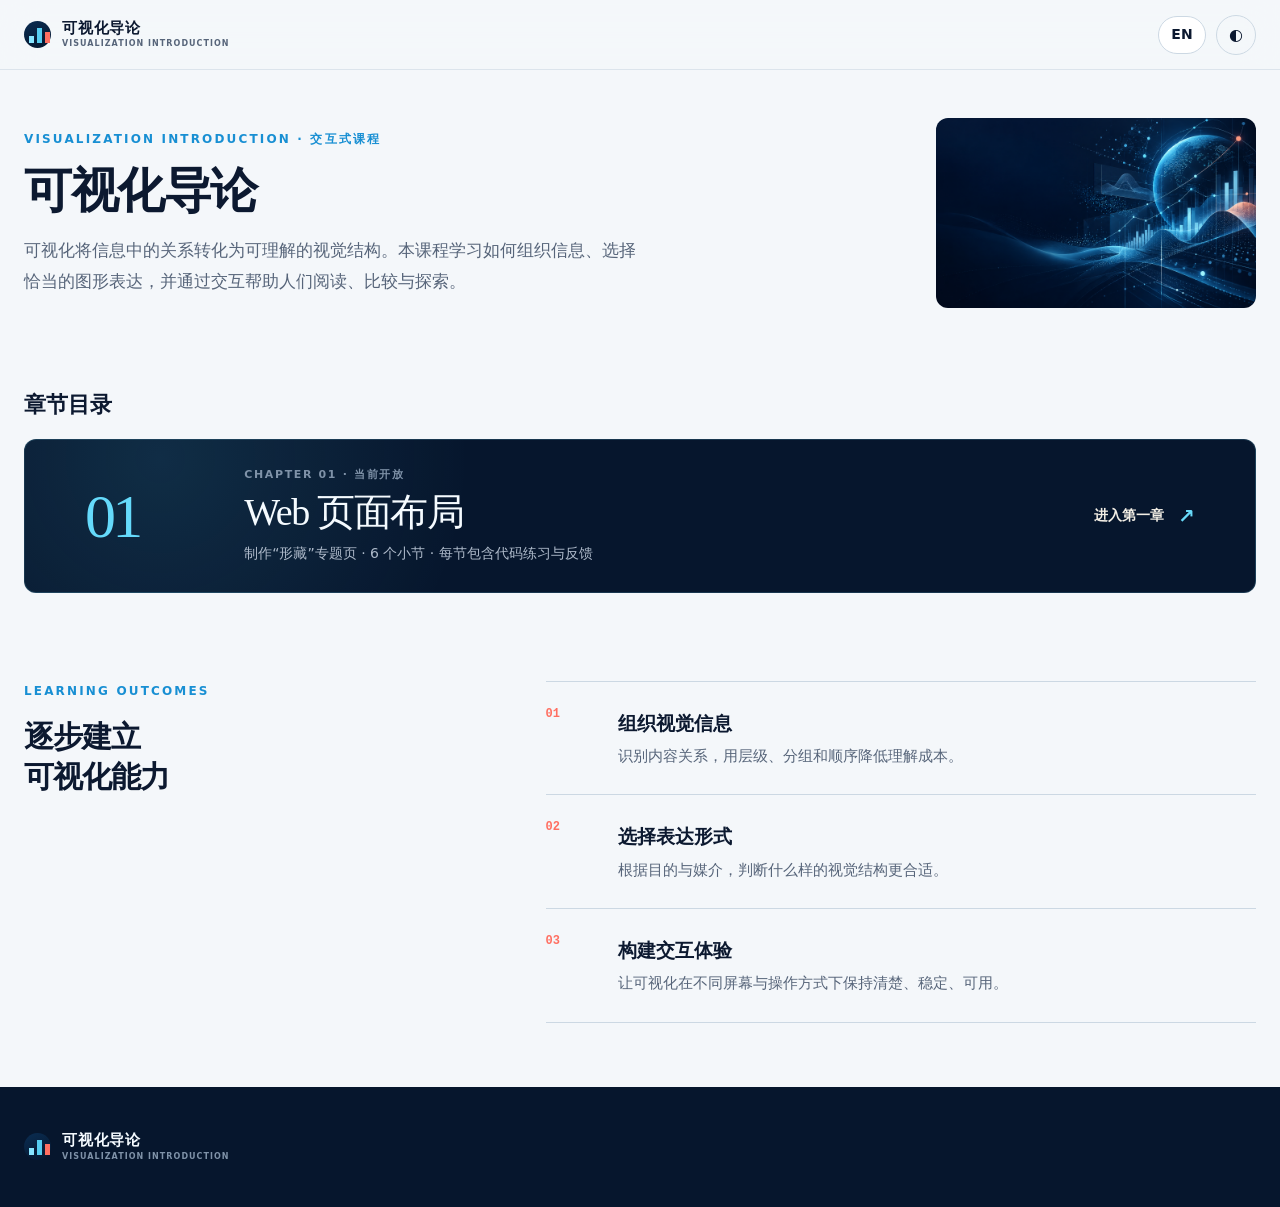
<file: index.html>
<!doctype html>
<html lang="zh-CN">
  <head>
    <meta charset="UTF-8" />
    <meta name="viewport" content="width=device-width, initial-scale=1" />
    <meta name="description" content="可视化导论：从视觉结构、信息层级与交互表达出发，学习把复杂内容变得清楚、准确且易于理解。当前开放第一章 Web 页面布局。" />
    <meta name="theme-color" content="#06162d" />
    <title>Visualization Introduction｜可视化导论</title>
    <link rel="icon" type="image/svg+xml" href="data:image/svg+xml,%3Csvg xmlns='http://www.w3.org/2000/svg' viewBox='0 0 64 64'%3E%3Crect width='64' height='64' rx='14' fill='%2306162d'/%3E%3Cpath d='M14 44V31h7v13zm14 0V18h7v26zm14 0V25h7v19z' fill='%2369dcff'/%3E%3Ccircle cx='46' cy='18' r='5' fill='%23ff806d'/%3E%3C/svg%3E" />
    <link rel="stylesheet" href="./styles.css?v=8" />
    <script type="module" src="./app.js?v=4"></script>
  </head>
  <body class="home-page">
    <a class="skip-link" href="#main-content" data-i18n="skip">跳到主要内容</a>
    <header class="site-header">
      <a class="wordmark" href="./" aria-label="可视化导论首页" data-i18n-label="brandHome">
        <span class="wordmark-mark" aria-hidden="true"><i></i><i></i><i></i></span>
        <span class="wordmark-copy"><b data-i18n="brand">可视化导论</b><small data-i18n="brandSmall">VISUALIZATION INTRODUCTION</small></span>
      </a>
      <div class="header-actions"><button class="language-button" type="button" data-language-toggle aria-label="Switch to English">EN</button><button class="icon-button" type="button" data-theme-toggle aria-label="切换明暗主题"><span aria-hidden="true">◐</span></button></div>
    </header>

    <main id="main-content">
      <section class="home-hero" aria-labelledby="hero-title">
        <img class="hero-image" src="./assets/visualization-hero.png" alt="由坐标网格、数据节点、曲线和几何形态构成的抽象可视化图景" data-i18n-alt="heroAlt" width="1536" height="1024" />
        <div class="hero-copy">
          <p class="eyebrow" data-i18n="eyebrow">VISUALIZATION INTRODUCTION · 交互式课程</p>
          <h1 id="hero-title" data-i18n="heroTitle">可视化导论</h1>
          <p data-i18n="heroCopy">可视化将信息中的关系转化为可理解的视觉结构。本课程学习如何组织信息、选择恰当的图形表达，并通过交互帮助人们阅读、比较与探索。</p>
        </div>
      </section>

      <section class="chapter-section" id="chapter" aria-label="当前开放章节" data-i18n-label="chapterRegion">
        <div class="shell">
          <div class="directory-heading"><h2 data-i18n="directory">章节目录</h2></div>
          <a class="chapter-stage" href="./lesson-01/" aria-label="进入第一章：Web 页面布局" data-i18n-label="chapterLink" data-continue-link>
            <div class="chapter-number" aria-hidden="true">01</div>
            <div class="chapter-summary">
              <div class="stage-meta"><span data-i18n="chapterMeta">CHAPTER 01 · 当前开放</span></div>
              <h2 data-i18n="chapterTitle">Web 页面布局</h2>
              <p data-i18n="chapterCopy">制作“形藏”专题页 · 6 个小节 · 每节包含代码练习与反馈</p>
            </div>
            <span class="stage-cta"><span data-continue-label data-i18n="chapterEnter">进入第一章</span><b aria-hidden="true">↗</b></span>
          </a>
        </div>
      </section>

      <section class="outcomes shell" id="outcomes" aria-labelledby="outcomes-title">
        <div class="outcomes-heading"><p class="eyebrow" data-i18n="outcomesKicker">LEARNING OUTCOMES</p><h2 id="outcomes-title" data-i18n-html="outcomesTitle">逐步建立<br />可视化能力</h2></div>
        <div class="outcome-list">
          <article><span>01</span><div><h3 data-i18n="outcome1Title">组织视觉信息</h3><p data-i18n="outcome1Copy">识别内容关系，用层级、分组和顺序降低理解成本。</p></div></article>
          <article><span>02</span><div><h3 data-i18n="outcome2Title">选择表达形式</h3><p data-i18n="outcome2Copy">根据目的与媒介，判断什么样的视觉结构更合适。</p></div></article>
          <article><span>03</span><div><h3 data-i18n="outcome3Title">构建交互体验</h3><p data-i18n="outcome3Copy">让可视化在不同屏幕与操作方式下保持清楚、稳定、可用。</p></div></article>
        </div>
      </section>
    </main>
    <footer class="site-footer">
      <a class="wordmark footer-mark" href="./"><span class="wordmark-mark" aria-hidden="true"><i></i><i></i><i></i></span><span class="wordmark-copy"><b data-i18n="brand">可视化导论</b><small data-i18n="brandSmall">VISUALIZATION INTRODUCTION</small></span></a>
    </footer>
  </body>
</html>
</file>
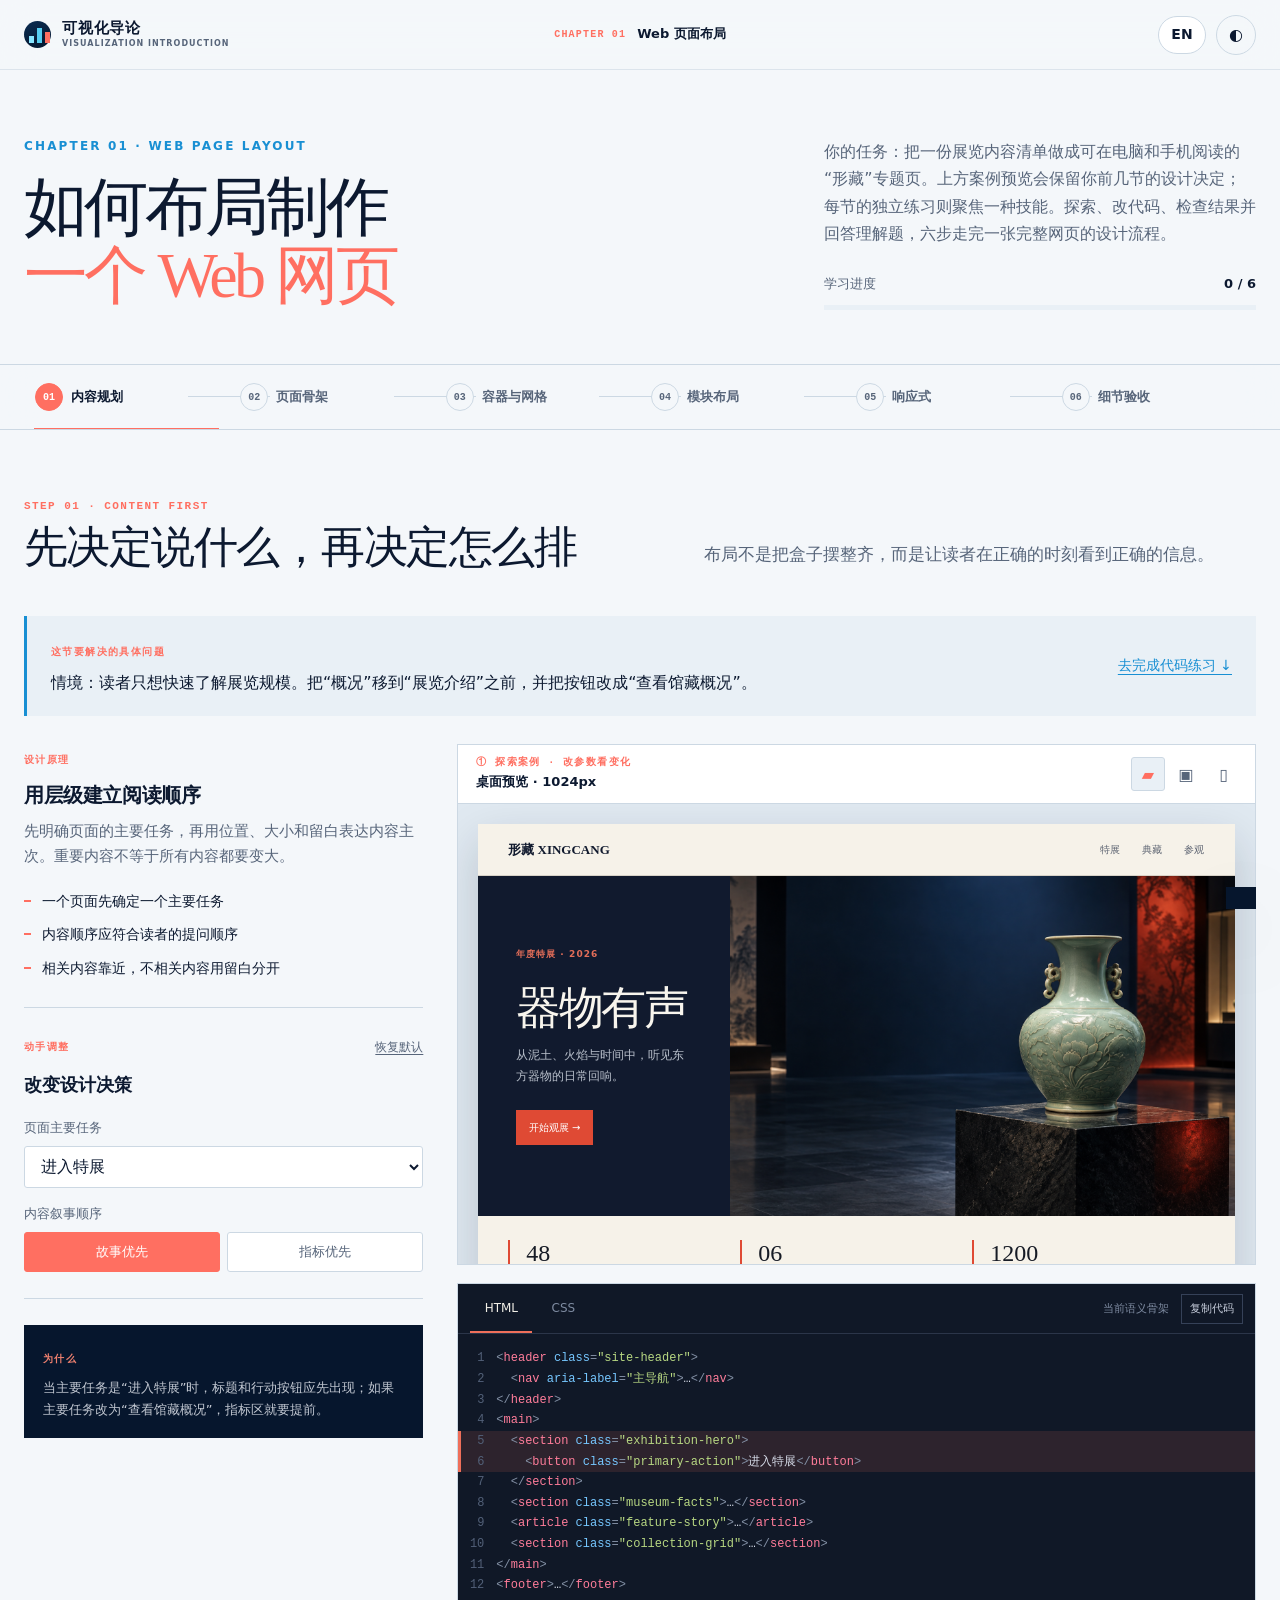
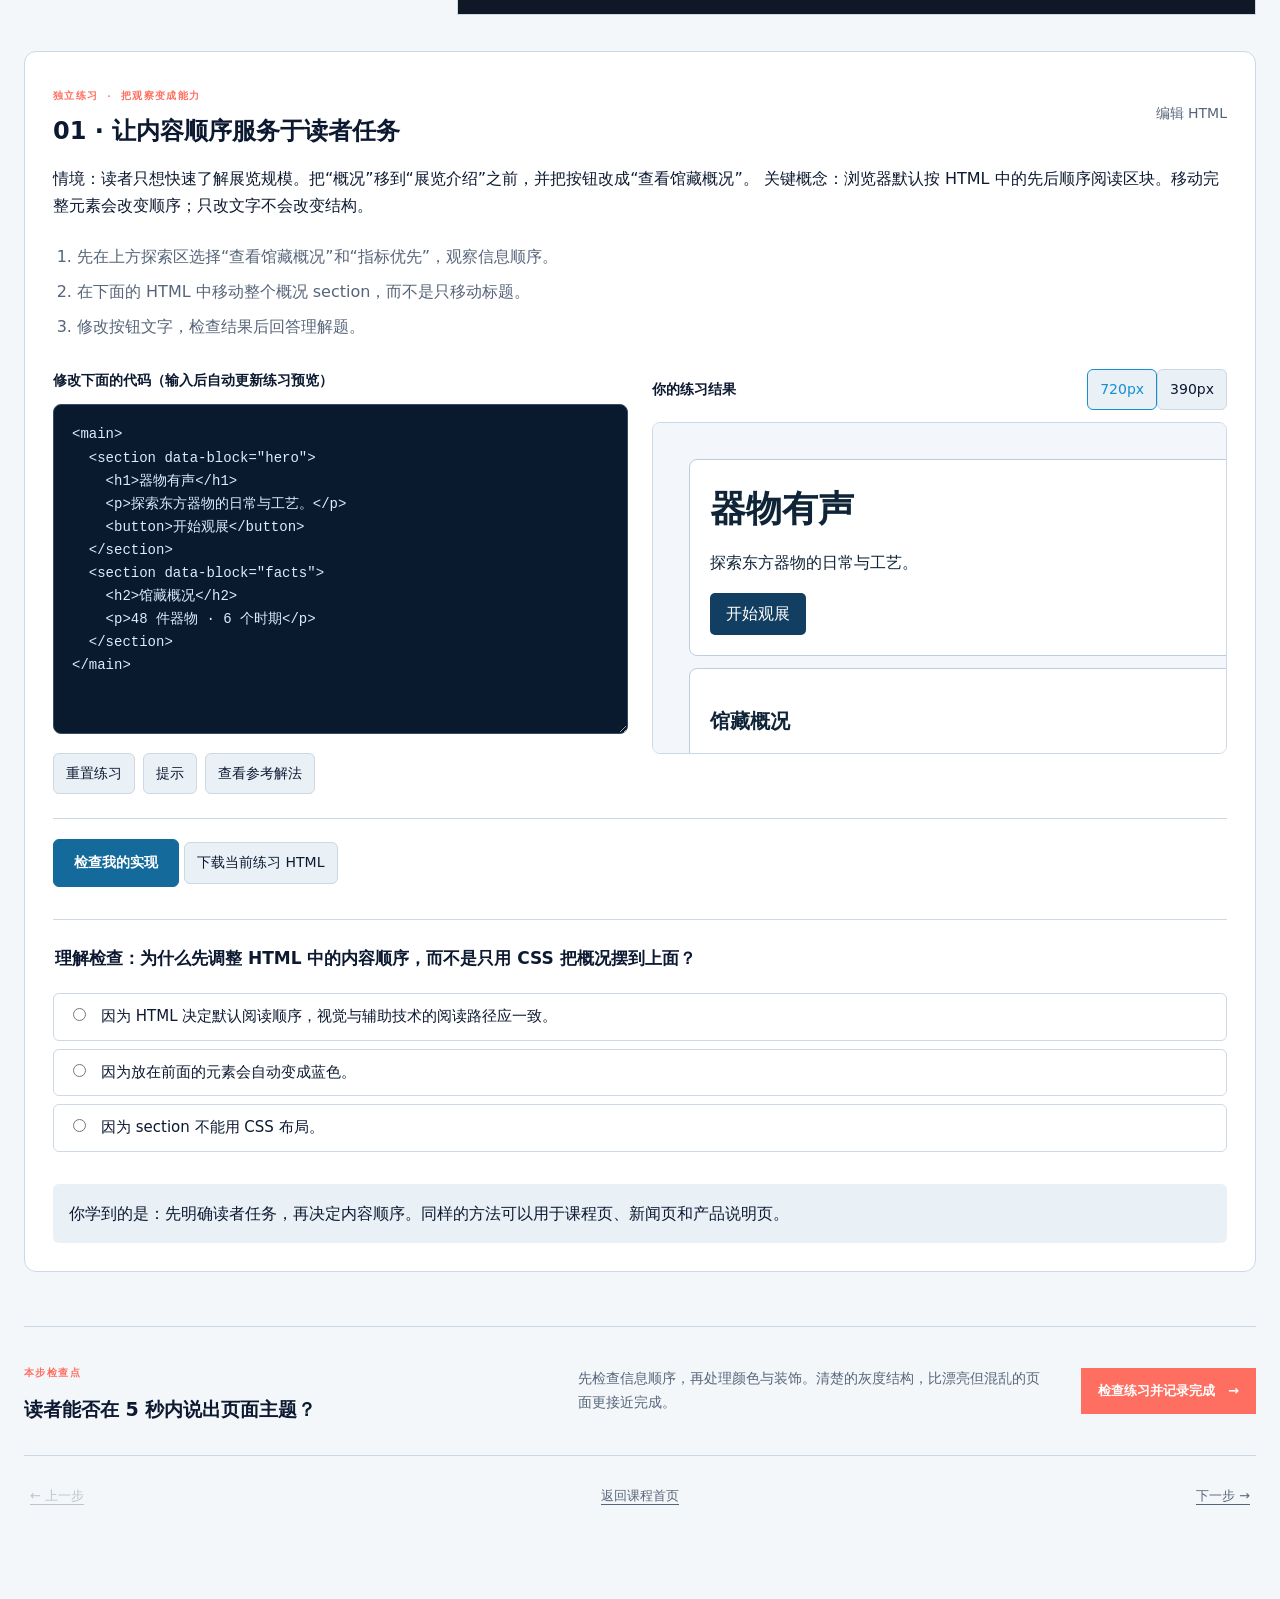
<file: lesson-01/index.html>
<!doctype html>
<html lang="zh-CN">
  <head>
    <meta charset="UTF-8" />
    <meta name="viewport" content="width=device-width, initial-scale=1" />
    <meta name="description" content="第一章：通过数字博物馆特展案例学习 Web 页面布局、Grid、Flexbox 与响应式设计。" />
    <meta name="theme-color" content="#111a2e" />
    <title>第一章 · Web 页面布局｜可视化导论</title>
    <link rel="icon" type="image/svg+xml" href="data:image/svg+xml,%3Csvg xmlns='http://www.w3.org/2000/svg' viewBox='0 0 64 64'%3E%3Crect width='64' height='64' rx='14' fill='%23111a2e'/%3E%3Cpath d='M15 16h34v8H15zm0 13h15v19H15zm20 0h14v8H35zm0 11h14v8H35z' fill='%23f2eee5'/%3E%3Ccircle cx='45' cy='20' r='4' fill='%23e04d35'/%3E%3C/svg%3E" />
    <link rel="stylesheet" href="../styles.css?v=8" />
    <link rel="stylesheet" href="./styles.css?v=5" />
    <script type="module" src="./lesson.js?v=5"></script>
  </head>
  <body class="lesson-page">
    <a class="skip-link" href="#lesson-content" data-i18n="skip">跳到课程内容</a>
    <header class="site-header lesson-topbar">
      <a class="wordmark" href="../" aria-label="返回可视化导论首页" data-i18n-label="brandHome">
        <span class="wordmark-mark" aria-hidden="true"><i></i><i></i><i></i></span><span class="wordmark-copy"><b data-i18n="brand">可视化导论</b><small data-i18n="brandSmall">VISUALIZATION INTRODUCTION</small></span>
      </a>
      <div class="chapter-label"><span>CHAPTER 01</span><b data-i18n="chapterLabel">Web 页面布局</b></div>
      <div class="header-actions"><button class="language-button" type="button" data-language-toggle aria-label="Switch to English">EN</button><button class="icon-button" type="button" data-theme-toggle aria-label="切换明暗主题"><span aria-hidden="true">◐</span></button></div>
    </header>

    <section class="lesson-intro" aria-labelledby="lesson-title">
      <div>
        <p class="eyebrow" data-i18n="introKicker">CHAPTER 01 · WEB PAGE LAYOUT</p>
        <h1 id="lesson-title" data-i18n-html="introTitle">如何布局制作<br /><em>一个 Web 网页</em></h1>
      </div>
      <div class="intro-note">
        <p data-i18n="introCopy">你的任务：把一份展览内容清单做成可在电脑和手机阅读的专题页。每节先探索案例，再独立修改代码，通过结果检查与理解题后记录进度。</p>
        <div class="progress-meta"><span data-i18n="progress">学习进度</span><strong data-progress-text>0 / 6</strong></div>
        <div class="progress-track" role="progressbar" aria-label="第一章学习进度" data-i18n-label="progressLabel" aria-valuemin="0" aria-valuemax="6" aria-valuenow="0" data-progress-track><i></i></div>
      </div>
    </section>

    <nav class="workflow-wrap" aria-label="第一章学习流程" data-i18n-label="workflowLabel">
      <ol class="workflow" data-workflow>
        <li><a href="#planning" data-step-link="planning"><span>01</span><b data-i18n="planning">内容规划</b><i aria-hidden="true"></i></a></li>
        <li><a href="#structure" data-step-link="structure"><span>02</span><b data-i18n="structure">页面骨架</b><i aria-hidden="true"></i></a></li>
        <li><a href="#grid" data-step-link="grid"><span>03</span><b data-i18n="grid">容器与网格</b><i aria-hidden="true"></i></a></li>
        <li><a href="#modules" data-step-link="modules"><span>04</span><b data-i18n="modules">模块布局</b><i aria-hidden="true"></i></a></li>
        <li><a href="#responsive" data-step-link="responsive"><span>05</span><b data-i18n="responsive">响应式</b><i aria-hidden="true"></i></a></li>
        <li><a href="#review" data-step-link="review"><span>06</span><b data-i18n="review">细节验收</b><i aria-hidden="true"></i></a></li>
      </ol>
    </nav>

    <main id="lesson-content" class="lesson-main">
      <header class="step-heading">
        <div><p data-step-kicker>STEP 01 · CONTENT FIRST</p><h2 data-step-title>先决定说什么，再决定怎么排</h2></div>
        <p data-step-lead>布局不是把盒子摆整齐，而是让读者在正确的时刻看到正确的信息。</p>
      </header>

      <aside class="lesson-mission"><div><span class="section-label" data-i18n="missionLabel">这节要解决的具体问题</span><p data-mission></p></div><a href="#practice" data-i18n="missionLink">去完成代码练习 ↓</a></aside>

      <div class="learning-grid">
        <aside class="theory-column">
          <section class="theory-block" aria-labelledby="principle-title">
            <span class="section-label" data-i18n="principlesLabel">设计原理</span>
            <h3 id="principle-title" data-theory-title>用层级建立阅读顺序</h3>
            <p data-theory-copy>先明确页面的主要任务，再用位置、大小和留白表达内容主次。重要内容不等于所有内容都要变大。</p>
            <ul class="principle-list" data-principles></ul>
          </section>
          <section class="control-block" aria-labelledby="controls-title">
            <div class="block-heading"><span class="section-label" data-i18n="controlsLabel">动手调整</span><button type="button" class="reset-button" data-reset data-i18n="reset">恢复默认</button></div>
            <h3 id="controls-title" data-i18n="controlsTitle">改变设计决策</h3>
            <div class="controls" data-controls></div>
          </section>
          <div class="insight" aria-live="polite"><span data-i18n="insightLabel">为什么</span><p data-insight></p></div>
        </aside>

        <section class="studio-column" aria-label="案例实时工作台" data-i18n-label="studioLabel">
          <div class="preview-card">
            <div class="panel-toolbar">
              <div><span class="section-label" data-i18n="exploreLabel">① 探索案例 · 改参数看变化</span><strong data-preview-status>桌面预览 · 1024px</strong></div>
              <div class="viewport-buttons" aria-label="预览宽度" data-i18n-label="viewportLabel">
                <button type="button" data-viewport="desktop" aria-pressed="true" title="桌面预览" data-i18n-title="desktopTitle">▰</button>
                <button type="button" data-viewport="tablet" aria-pressed="false" title="平板预览" data-i18n-title="tabletTitle">▣</button>
                <button type="button" data-viewport="mobile" aria-pressed="false" title="手机预览" data-i18n-title="mobileTitle">▯</button>
              </div>
            </div>
            <div class="preview-viewport" data-preview-viewport>
              <article class="museum-preview" data-museum-preview aria-label="形藏数字博物馆案例预览" data-i18n-label="museumLabel">
                <div class="guide-grid" data-grid-overlay aria-hidden="true"></div>
                <header class="museum-nav" data-region="header"><a href="#" tabindex="-1" data-i18n="museumBrand">形藏 XINGCANG</a><nav><span data-i18n="museumNav1">特展</span><span data-i18n="museumNav2">典藏</span><span data-i18n="museumNav3">参观</span></nav></header>
                <section class="museum-hero" data-region="hero">
                  <div class="museum-hero-copy">
                    <small data-i18n="museumYear">年度特展 · 2026</small>
                    <h3 data-i18n="museumTitle">器物有声</h3>
                    <p data-i18n="museumIntro">从泥土、火焰与时间中，听见东方器物的日常回响。</p>
                    <button type="button" tabindex="-1">开始观展 →</button>
                  </div>
                  <img src="../assets/museum-hero.png" alt="展厅中的青瓷花瓶" data-i18n-alt="museumAlt" width="1536" height="1024" />
                </section>
                <dl class="museum-facts" data-region="facts">
                  <div><dt>48</dt><dd data-i18n="museumFact1">精选器物</dd></div><div><dt>06</dt><dd data-i18n="museumFact2">历史时期</dd></div><div><dt>1200</dt><dd data-i18n="museumFact3">年工艺流变</dd></div>
                </dl>
                <section class="museum-feature" data-region="feature">
                  <div><small>CURATOR'S NOTE</small><h4 data-i18n="museumFeatureTitle">一只器物，如何保存生活的温度？</h4></div>
                  <p data-i18n="museumFeatureCopy">观察比例、釉色和使用痕迹，器物便不再只是玻璃柜中的年代标签。</p>
                </section>
                <section class="museum-gallery" data-region="gallery">
                  <article><span>01</span><h4 data-i18n="museumCard1Title">青瓷：雨过天青</h4><p data-i18n="museumCard1Copy">以留白突出材质与轮廓。</p></article>
                  <article><span>02</span><h4 data-i18n="museumCard2Title">陶器：火的尺度</h4><p data-i18n="museumCard2Copy">从实用器到精神容器。</p></article>
                  <article><span>03</span><h4 data-i18n="museumCard3Title">金工：光的秩序</h4><p data-i18n="museumCard3Copy">细部纹样构成观看路径。</p></article>
                </section>
                <footer class="museum-footer" data-region="footer"><strong data-i18n="museumFooter">形藏</strong><span data-i18n="museumDisclaimer">示例内容仅用于页面布局教学</span></footer>
              </article>
            </div>
          </div>

          <div class="code-card">
            <div class="code-toolbar">
              <div class="code-tabs" role="tablist" aria-label="代码语言" data-i18n-label="codeLabel">
                <button type="button" role="tab" data-code-tab="html" aria-selected="true">HTML</button>
                <button type="button" role="tab" data-code-tab="css" aria-selected="false">CSS</button>
              </div>
              <div><span data-code-note>当前结构</span><button type="button" class="copy-button" data-copy-code data-i18n="copyCode">复制代码</button></div>
            </div>
            <pre class="code-view" aria-label="与预览同步的关键代码" data-i18n-label="codeViewLabel"><code data-code></code></pre>
          </div>
        </section>
      </div>

      <section class="practice-lab" id="practice" aria-labelledby="practice-title">
        <header class="practice-heading"><div><span class="section-label" data-i18n="practiceKicker">独立练习 · 把观察变成能力</span><h2 id="practice-title" data-practice-title></h2></div><span data-practice-language></span></header>
        <p data-practice-goal></p>
        <ol class="practice-instructions" data-practice-instructions></ol>
        <div class="practice-grid">
          <div><label class="editor-label" for="practice-editor" data-i18n="editorLabel">修改下面的代码（输入后自动更新练习预览）</label><textarea id="practice-editor" spellcheck="false" autocapitalize="off" autocomplete="off" data-practice-editor></textarea><div class="practice-actions"><button type="button" data-practice-reset data-i18n="practiceReset">重置练习</button><button type="button" data-practice-hint data-i18n="hint">提示</button><button type="button" data-practice-answer data-i18n="answer">查看参考解法</button></div><p class="practice-hint" data-practice-hint-text hidden></p></div>
          <div><div class="exercise-preview-bar"><strong data-i18n="practiceResult">你的练习结果</strong><div><button type="button" data-practice-width="720" aria-pressed="true">720px</button><button type="button" data-practice-width="390" aria-pressed="false">390px</button></div></div><div class="exercise-frame-scroll"><iframe title="独立练习实时预览" data-i18n-title="practiceFrame" sandbox="allow-same-origin" data-practice-frame></iframe></div></div>
        </div>
        <div class="practice-assessment"><button type="button" class="check-practice" data-practice-check data-i18n="check">检查我的实现</button> <button type="button" data-practice-download data-i18n="download">下载当前练习 HTML</button><ul data-practice-results aria-live="polite"></ul></div>
        <fieldset class="understanding-question"><legend data-practice-question></legend><div data-practice-options></div><p data-practice-quiz-feedback aria-live="polite"></p></fieldset>
        <p class="practice-transfer" data-practice-transfer></p>
      </section>

      <section class="checkpoint" aria-labelledby="checkpoint-title">
        <div><span class="section-label" data-i18n="checkpoint">本步检查点</span><h3 id="checkpoint-title" data-checkpoint-title>读者能否在 5 秒内说出页面主题？</h3></div>
        <p data-checkpoint-copy>先检查信息顺序，再讨论颜色和装饰。一个清楚的灰度线框图，通常比一个混乱的精美页面更接近正确答案。</p>
        <button class="complete-step" type="button" data-complete-step><span data-complete-label>完成本步并继续</span><b aria-hidden="true">→</b></button>
      </section>

      <nav class="step-pagination" aria-label="步骤导航" data-i18n-label="stepNavigation">
        <button type="button" data-prev-step data-i18n="previous">← 上一步</button>
        <a href="../" data-i18n="back">返回课程首页</a>
        <button type="button" data-next-step data-i18n="next">下一步 →</button>
      </nav>
    </main>
    <div class="toast" role="status" aria-live="polite" data-toast></div>
  </body>
</html>
</file>
<file: styles.css>
:root {
  color-scheme: light;
  --ink: #0c1930;
  --ink-soft: #57657a;
  --paper: #f4f7fa;
  --surface: #ffffff;
  --surface-2: #e9f0f6;
  --line: #ccd8e3;
  --navy: #06162d;
  --red: #ff6f61;
  --jade: #5bd3f5;
  --white: #f5fbff;
  --blue: #188fd3;
  --max: 1240px;
  --shadow: 0 30px 90px rgba(4, 25, 50, .18);
}

[data-theme="dark"] {
  color-scheme: dark;
  --ink: #eef7ff;
  --ink-soft: #a7b8ca;
  --paper: #071426;
  --surface: #0d2038;
  --surface-2: #132b46;
  --line: #29445f;
  --navy: #030d1a;
}

* { box-sizing: border-box; }
html { scroll-behavior: smooth; }
body {
  margin: 0;
  min-width: 320px;
  color: var(--ink);
  background: var(--paper);
  font-family: Inter, ui-sans-serif, system-ui, -apple-system, BlinkMacSystemFont, "Segoe UI", "PingFang SC", "Microsoft YaHei", sans-serif;
  font-size: 16px;
  line-height: 1.7;
}
a { color: inherit; }
button, input, select { font: inherit; }
button, a { -webkit-tap-highlight-color: transparent; }
button:focus-visible, a:focus-visible, input:focus-visible, select:focus-visible {
  outline: 3px solid color-mix(in srgb, var(--red) 78%, white);
  outline-offset: 4px;
}
.skip-link {
  position: fixed;
  z-index: 1000;
  top: 10px;
  left: 10px;
  transform: translateY(-180%);
  padding: 9px 14px;
  border-radius: 6px;
  color: var(--ink);
  background: var(--surface);
}
.skip-link:focus { transform: translateY(0); }

.site-header {
  position: sticky;
  z-index: 100;
  top: 0;
  display: grid;
  grid-template-columns: 1fr auto 1fr;
  align-items: center;
  min-height: 70px;
  padding-inline: max(24px, calc((100vw - var(--max)) / 2));
  border-bottom: 1px solid color-mix(in srgb, var(--line) 60%, transparent);
  background: color-mix(in srgb, var(--paper) 88%, transparent);
  backdrop-filter: blur(18px);
}
.wordmark {
  display: inline-flex;
  align-items: center;
  justify-self: start;
  gap: 11px;
  font-size: 15px;
  font-weight: 760;
  text-decoration: none;
}
.wordmark-copy { display: grid; gap: 0; line-height: 1.1; }
.wordmark-copy b { font-size: 15px; letter-spacing: .05em; }
.wordmark-copy small { margin-top: 4px; color: var(--ink-soft); font-size: 8px; font-weight: 760; letter-spacing: .13em; }
.wordmark-mark {
  display: grid;
  grid-template-columns: repeat(3, 5px);
  align-items: end;
  gap: 3px;
  width: 27px;
  height: 27px;
  padding: 5px;
  border-radius: 50%;
  background: linear-gradient(155deg, #0a2d52, var(--navy));
}
.wordmark-mark i { display: block; height: 7px; background: #87e5ff; }
.wordmark-mark i:nth-child(2) { height: 15px; background: #55cdf1; }
.wordmark-mark i:nth-child(3) { height: 11px; background: var(--red); }
.site-nav { display: flex; gap: 32px; align-items: center; }
.site-nav a { color: var(--ink-soft); font-size: 14px; font-weight: 650; text-decoration: none; }
.site-nav a:hover { color: var(--red); }
.icon-button {
  display: inline-grid;
  place-items: center;
  justify-self: end;
  width: 40px;
  height: 40px;
  border: 1px solid var(--line);
  border-radius: 50%;
  color: var(--ink);
  background: transparent;
  cursor: pointer;
}
.icon-button:hover { color: var(--red); border-color: var(--red); }
.header-actions { display: flex; align-items: center; justify-self: end; gap: 10px; }
.language-button { min-width: 48px; min-height: 38px; padding: 0 10px; border: 1px solid var(--line); border-radius: 20px; color: var(--ink); background: var(--surface); font-size: 14px; font-weight: 750; cursor: pointer; }
.language-button:hover { border-color: var(--blue); color: var(--blue); }
.language-button:focus-visible { outline: 3px solid var(--red); outline-offset: 3px; }
[lang="en"] .wordmark-copy b { font-size: 13px; letter-spacing: -.02em; }
@media (max-width: 500px) { .header-actions { gap: 6px; } [lang="en"] .wordmark-copy b { font-size: 11px; } .language-button { min-width: 42px; padding: 0 6px; } }

.home-hero {
  position: relative;
  isolation: isolate;
  min-height: min(800px, calc(100vh - 70px));
  overflow: hidden;
  color: var(--white);
  background: var(--navy);
}
.hero-image, .hero-shade {
  position: absolute;
  inset: 0;
  z-index: -2;
  width: 100%;
  height: 100%;
  object-fit: cover;
}
.hero-image { object-position: center center; }
.hero-shade {
  z-index: -1;
  background:
    linear-gradient(90deg, rgba(3,14,29,.98) 0%, rgba(3,14,29,.9) 36%, rgba(3,14,29,.38) 63%, rgba(3,14,29,.08)),
    linear-gradient(0deg, rgba(3,14,29,.62), transparent 55%);
}
.hero-copy {
  width: min(calc(100% - 48px), var(--max));
  margin: 0 auto;
  padding: clamp(88px, 12vh, 140px) 0 100px;
}
.eyebrow { margin: 0 0 18px; color: var(--blue); font-size: 12px; font-weight: 800; letter-spacing: .18em; }
.hero-copy .eyebrow { color: #74ddff; }
.hero-copy h1 {
  max-width: 720px;
  margin: 0;
  font-family: Georgia, "Songti SC", "SimSun", serif;
  font-size: clamp(50px, 7.4vw, 96px);
  font-weight: 500;
  letter-spacing: -.065em;
  line-height: 1.03;
}
.hero-copy h1 em { color: #6edcff; font-style: normal; }
.hero-copy > p:not(.eyebrow) { max-width: 590px; margin: 28px 0 0; color: rgba(248,245,237,.76); font-size: 18px; line-height: 1.8; }
.hero-actions { display: flex; flex-wrap: wrap; align-items: center; gap: 26px; margin-top: 34px; }
.button {
  display: inline-flex;
  align-items: center;
  justify-content: center;
  gap: 28px;
  min-height: 52px;
  padding: 0 22px;
  border: 1px solid transparent;
  border-radius: 3px;
  font-size: 14px;
  font-weight: 760;
  text-decoration: none;
  transition: transform .18s ease, background .18s ease;
}
.button:hover { transform: translateY(-2px); }
.button-primary { color: #041529; background: #6edcff; }
.button-primary:hover { background: #a0eaff; }
.text-link { color: rgba(248,245,237,.85); font-size: 14px; font-weight: 650; text-underline-offset: 5px; }
.hero-index {
  position: absolute;
  right: max(24px, calc((100vw - var(--max)) / 2));
  bottom: 40px;
  display: flex;
  align-items: baseline;
  gap: 11px;
  color: rgba(248,245,237,.78);
}
.hero-index span { color: #74ddff; font: 650 37px/1 ui-sans-serif, system-ui, sans-serif; letter-spacing: -.05em; }
.hero-index b { font-size: 10px; letter-spacing: .2em; }

.shell { width: min(calc(100% - 48px), var(--max)); margin-inline: auto; }
.course-intro {
  display: grid;
  grid-template-columns: 90px .95fr 1.05fr;
  gap: clamp(30px, 5vw, 80px);
  align-items: start;
  padding: 116px 0;
}
.intro-number { color: color-mix(in srgb, var(--blue) 35%, var(--line)); font: 500 64px/1 Georgia, serif; }
.intro-heading h2 {
  margin: 0;
  font-family: Georgia, "Songti SC", "SimSun", serif;
  font-size: clamp(34px, 4.2vw, 56px);
  font-weight: 500;
  letter-spacing: -.045em;
  line-height: 1.14;
}
.intro-copy > p { max-width: 590px; margin: 39px 0 0; color: var(--ink-soft); font-size: 17px; }
.intro-tags { display: flex; flex-wrap: wrap; gap: 8px; margin-top: 28px; }
.intro-tags span { padding: 7px 12px; border: 1px solid var(--line); border-radius: 100px; color: var(--ink-soft); font-size: 12px; font-weight: 700; }
.chapter-section { padding: 112px 0 124px; background: color-mix(in srgb, var(--surface-2) 72%, var(--paper)); }
.section-intro { display: grid; grid-template-columns: 1fr 1fr; gap: 60px; align-items: end; margin-bottom: 46px; }
.section-intro .eyebrow { grid-column: 1 / -1; margin-bottom: -30px; }
.section-intro h2, .outcomes h2 {
  margin: 0;
  font-family: Georgia, "Songti SC", serif;
  font-size: clamp(38px, 5vw, 64px);
  font-weight: 500;
  letter-spacing: -.05em;
  line-height: 1.12;
}
.section-intro h2 em { color: var(--blue); font-style: normal; }
.section-intro > p:last-child { max-width: 480px; margin: 0 0 6px; color: var(--ink-soft); font-size: 17px; }
.chapter-stage {
  display: grid;
  grid-template-columns: .8fr 1.2fr;
  min-height: 610px;
  overflow: hidden;
  color: var(--white);
  background:
    radial-gradient(circle at 11% 12%, rgba(91,211,245,.12), transparent 28%),
    var(--navy);
  text-decoration: none;
  box-shadow: var(--shadow);
}
.stage-copy { display: flex; flex-direction: column; padding: clamp(32px, 5vw, 62px); }
.stage-meta { display: flex; justify-content: space-between; gap: 20px; color: #9ea8b9; font-size: 11px; font-weight: 780; letter-spacing: .15em; }
.live-dot { color: #87e5ff; letter-spacing: .05em; }
.live-dot::before { display: inline-block; width: 6px; height: 6px; margin-right: 7px; border-radius: 50%; background: #62dafb; box-shadow: 0 0 0 4px rgba(98,218,251,.12); content: ""; }
.case-label { margin: 46px 0 0 !important; color: #ff9688 !important; font-size: 12px; font-weight: 760; letter-spacing: .08em; }
.stage-copy h3 { max-width: 510px; margin: 11px 0 18px; font: 500 clamp(38px, 4vw, 60px)/1.08 Georgia, "Songti SC", serif; letter-spacing: -.04em; }
.stage-copy > p { max-width: 500px; margin: 0; color: #aeb6c4; }
.route-list { display: grid; grid-template-columns: repeat(2, 1fr); gap: 0 22px; margin: 34px 0; padding: 0; border-top: 1px solid rgba(255,255,255,.13); list-style: none; }
.route-list li { display: flex; gap: 12px; padding: 10px 0; border-bottom: 1px solid rgba(255,255,255,.13); color: #d6d9df; font-size: 13px; }
.route-list span { color: #68dafa; font: 700 11px ui-monospace, monospace; }
.stage-cta { display: inline-flex; align-items: center; gap: 14px; margin-top: auto; color: #f2eee5; font-size: 14px; font-weight: 760; }
.stage-cta b { color: #68dafa; font-size: 20px; transition: transform .18s ease; }
.chapter-stage:hover .stage-cta b { transform: translate(3px, -3px); }
.browser-art {
  position: relative;
  align-self: center;
  min-width: 0;
  margin: 44px 44px 44px 0;
  overflow: hidden;
  border: 1px solid rgba(255,255,255,.16);
  border-radius: 12px;
  background: #f4f0e8;
  box-shadow: 0 26px 60px rgba(0,0,0,.28);
  transform: rotate(1deg);
}
.browser-bar { display: flex; align-items: center; gap: 6px; height: 36px; padding: 0 13px; color: #6b7280; background: #e2ddd2; font-size: 10px; }
.browser-bar i { width: 7px; height: 7px; border-radius: 50%; background: #c5beb1; }
.browser-bar i:first-child { background: #df6a57; }
.browser-bar span { margin-left: 7px; }
.mini-page { padding: 20px; color: #121827; }
.mini-nav { display: flex; align-items: center; gap: 13px; height: 25px; }
.mini-nav b { margin-right: auto; font: 600 16px Georgia, serif; }
.mini-nav span { width: 35px; height: 4px; background: #c9c4bb; }
.mini-hero { display: grid; grid-template-columns: .92fr 1.08fr; min-height: 245px; margin-top: 18px; background: #111a2e; }
.mini-hero > div { display: flex; flex-direction: column; padding: 28px 22px; }
.mini-hero small { color: #df6a57; font-size: 8px; letter-spacing: .13em; }
.mini-hero strong { margin: 18px 0; color: #f4f0e8; font: 500 34px/1 Georgia, serif; }
.mini-hero span { width: 74%; height: 5px; margin-bottom: 7px; background: #566075; }
.mini-hero span:last-child { width: 55%; }
.mini-hero img { width: 100%; height: 100%; object-fit: cover; object-position: 64% center; }
.mini-metrics, .mini-grid { display: grid; grid-template-columns: repeat(3, 1fr); gap: 10px; margin-top: 14px; }
.mini-metrics i { height: 38px; border-left: 2px solid #df4a34; background: #e5e0d6; }
.mini-grid i { height: 90px; background: #d6d0c4; }
.mini-grid i:nth-child(2) { background: #89a99a; }
.mini-grid i:nth-child(3) { background: #c8a874; }
.grid-overlay { position: absolute; inset: 36px 0 0; display: grid; grid-template-columns: repeat(6, 1fr); gap: 10px; padding: 0 20px; pointer-events: none; opacity: .16; }
.grid-overlay i { border-inline: 1px solid var(--red); background: rgba(223,74,52,.08); }
.case-badge { position: absolute; right: 16px; bottom: 14px; padding: 5px 9px; border-radius: 3px; color: #fff; background: rgba(6,22,45,.78); font-size: 8px; font-weight: 800; letter-spacing: .16em; backdrop-filter: blur(8px); }

.outcomes { display: grid; grid-template-columns: .8fr 1.2fr; gap: 80px; padding: 100px 0 124px; border-top: 1px solid var(--line); }
.outcomes-heading .eyebrow { margin-bottom: 16px; }
.outcome-list { border-top: 1px solid var(--line); }
.outcome-list article { display: grid; grid-template-columns: 50px 1fr; gap: 22px; padding: 25px 0; border-bottom: 1px solid var(--line); }
.outcome-list article > span { color: var(--red); font: 700 12px ui-monospace, monospace; }
.outcome-list h3 { margin: 0 0 5px; font-size: 19px; }
.outcome-list p { margin: 0; color: var(--ink-soft); font-size: 15px; }
.site-footer { display: grid; grid-template-columns: 1fr auto 1fr; align-items: center; gap: 30px; min-height: 120px; padding-inline: max(24px, calc((100vw - var(--max)) / 2)); color: #b7bdc8; background: var(--navy); }
.footer-mark { color: var(--white); }
.footer-mark .wordmark-copy small { color: #7f92a8; }
.site-footer p { margin: 0; font-size: 13px; }
.site-footer > div { display: flex; justify-self: end; gap: 24px; }
.site-footer > div a { font-size: 13px; text-underline-offset: 4px; }

@media (max-width: 980px) {
  .course-intro { grid-template-columns: 70px 1fr; }
  .intro-copy { grid-column: 2; }
  .chapter-stage { grid-template-columns: 1fr; }
  .browser-art { margin: 0 36px 36px; }
  .stage-copy { min-height: 530px; }
  .outcomes { grid-template-columns: 1fr; gap: 45px; }
}
@media (max-width: 720px) {
  .site-header { grid-template-columns: 1fr auto; min-height: 62px; padding-inline: 16px; }
  .site-nav { display: none; }
  .home-hero { min-height: 720px; }
  .wordmark-copy small { display: none; }
  .hero-image { object-position: 63% center; }
  .hero-shade { background: linear-gradient(90deg, rgba(3,14,29,.98), rgba(3,14,29,.68)), linear-gradient(0deg, rgba(3,14,29,.7), transparent); }
  .hero-copy, .shell { width: min(calc(100% - 32px), var(--max)); }
  .hero-copy { padding-top: 92px; }
  .hero-copy h1 { font-size: clamp(46px, 15vw, 68px); }
  .hero-copy > p:not(.eyebrow) { font-size: 16px; }
  .hero-index { right: 18px; }
  .course-intro { grid-template-columns: 1fr; gap: 22px; padding: 78px 0; }
  .intro-number { font-size: 42px; }
  .intro-copy { grid-column: auto; }
  .intro-copy > p { margin-top: 0; font-size: 16px; }
  .chapter-section { padding: 78px 0; }
  .section-intro { grid-template-columns: 1fr; gap: 18px; }
  .section-intro .eyebrow { margin-bottom: 0; }
  .stage-copy { min-height: 570px; padding: 28px 22px; }
  .stage-copy h3 { margin-top: 38px; }
  .route-list { grid-template-columns: 1fr; }
  .browser-art { margin: 0 12px 12px; transform: none; }
  .mini-page { padding: 12px; }
  .mini-hero { grid-template-columns: 1fr; }
  .mini-hero img { height: 180px; }
  .mini-metrics, .mini-grid { gap: 6px; }
  .outcomes { padding: 70px 0 86px; }
  .site-footer { grid-template-columns: 1fr; padding-block: 28px; }
  .site-footer > div { justify-self: start; }
}

/* 首页章节入口：保持为一张紧凑卡片，不在首页展开课程内容。 */
.chapter-section { padding: 42px 0; }
.chapter-stage {
  display: grid;
  grid-template-columns: 108px minmax(0, 1fr) auto;
  align-items: center;
  gap: clamp(24px, 4vw, 58px);
  min-height: 0;
  padding: 34px clamp(28px, 5vw, 60px);
  overflow: hidden;
  border: 1px solid rgba(119, 221, 250, .17);
  border-radius: 12px;
  box-shadow: 0 18px 50px rgba(4, 25, 50, .13);
  transition: transform .2s ease, box-shadow .2s ease, border-color .2s ease;
}
.chapter-stage:hover { transform: translateY(-3px); border-color: rgba(119, 221, 250, .38); box-shadow: 0 24px 62px rgba(4, 25, 50, .2); }
.chapter-number { color: #65dafb; font: 500 62px/1 Georgia, serif; letter-spacing: -.06em; }
.chapter-summary { min-width: 0; }
.chapter-summary .stage-meta { display: block; margin-bottom: 6px; color: #7f92a8; font-size: 11px; }
.chapter-summary h2 { margin: 0; color: var(--white); font: 500 clamp(26px, 3vw, 38px)/1.15 Georgia, "Songti SC", serif; letter-spacing: -.035em; }
.chapter-summary p { margin: 7px 0 0; color: #aebaca; font-size: 14px; }
.chapter-stage .stage-cta { flex-shrink: 0; margin: 0; padding: 11px 0 11px 22px; white-space: nowrap; }

@media (max-width: 720px) {
  .chapter-section { padding: 24px 0 48px; }
  .chapter-stage { grid-template-columns: 58px minmax(0, 1fr); gap: 18px; padding: 24px 20px; }
  .chapter-number { align-self: start; font-size: 40px; }
  .chapter-summary h2 { font-size: 27px; }
  .chapter-summary p { font-size: 14px; line-height: 1.6; }
  .chapter-stage .stage-cta { grid-column: 2; justify-self: start; padding: 0; }
}
/* Course portal: compact introduction and immediately visible directory. */
.home-page .site-header { grid-template-columns:1fr auto; }
.home-hero { display: grid; grid-template-columns: minmax(0,1fr) 320px; align-items: center; gap: 56px; width: min(calc(100% - 48px),var(--max)); min-height: 0; margin: 0 auto; padding: 48px 0; color: var(--ink); background: transparent; overflow: visible; }
.home-hero .hero-image { position: static; grid-column: 2; grid-row: 1; z-index: auto; width: 320px; height: 190px; border-radius: 12px; object-fit: cover; }
.home-hero .hero-shade,.home-hero .hero-index { display: none; }
.home-hero .hero-copy { grid-column: 1; grid-row: 1; width: auto; margin: 0; padding: 0; }
.home-hero .hero-copy .eyebrow { color: var(--blue); margin-bottom: 12px; }
.home-hero .hero-copy h1 { font: 750 clamp(32px,4vw,48px)/1.2 system-ui,sans-serif; letter-spacing: -.03em; }
.home-hero .hero-copy > p:not(.eyebrow) { margin-top: 16px; max-width: 620px; color: var(--ink-soft); font-size: 17px; }
.course-meta { display: flex; flex-wrap: wrap; gap: 20px; margin-top: 18px; color: var(--ink-soft); font-size: 13px; }
.chapter-section { padding: 30px 0 40px; background: transparent; }
.directory-heading { display:flex; align-items:baseline; justify-content:space-between; gap:16px; margin-bottom:16px; }
.directory-heading h2 { margin:0; font-size:22px; }
.directory-heading span { color:var(--ink-soft); font-size:14px; }
.chapter-stage { padding-block:26px; box-shadow:none; }
.outcomes { padding:48px 0 64px; border-top:0; gap:48px; }
.outcomes h2 { font:650 30px/1.35 system-ui,sans-serif; letter-spacing:-.03em; }
@media(max-width:720px) {
  .home-hero { width:calc(100% - 32px); grid-template-columns:1fr; gap:24px; padding:32px 0 18px; }
  .home-hero .hero-image { display:none; }
  .home-hero .hero-copy { grid-column:1; }
  .chapter-section { padding:24px 0 32px; }
  .directory-heading { align-items:start; }
  .directory-heading span { font-size:12px; }
}
@media (prefers-reduced-motion: reduce) {
  html { scroll-behavior: auto; }
  *, *::before, *::after { animation-duration: .01ms !important; animation-iteration-count: 1 !important; transition-duration: .01ms !important; }
}
</file>
<file: lesson-01/styles.css>
.lesson-page { background: var(--paper); }
.lesson-mission,.practice-lab { scroll-margin-top:150px; }
.lesson-mission { display:flex; align-items:center; justify-content:space-between; gap:24px; padding:20px 24px; margin:0 0 28px; border-left:3px solid var(--blue); background:var(--surface-2); }
.lesson-mission p { margin:6px 0 0; max-width:850px; font-size:16px; }
.lesson-mission a { flex-shrink:0; color:var(--blue); font-size:14px; text-underline-offset:4px; }
.practice-lab { margin-top:36px; padding:28px; border:1px solid var(--line); border-radius:12px; background:var(--surface); scroll-margin-top:155px; }
.practice-heading { display:flex; align-items:center; justify-content:space-between; gap:20px; }
.practice-heading h2 { margin:8px 0 0; font-size:24px; line-height:1.4; }
.practice-heading > span { color:var(--ink-soft); font-size:14px; white-space:nowrap; }
.practice-lab > p { font-size:16px; }
.practice-instructions { margin:20px 0 24px; padding-left:24px; color:var(--ink-soft); }
.practice-instructions li { padding:4px 0; }
.practice-grid { display:grid; grid-template-columns:minmax(0,1fr) minmax(0,1fr); gap:24px; }
.practice-grid > div { min-width:0; }
.editor-label { display:block; margin-bottom:12px; font-size:14px; font-weight:650; }
#practice-editor { width:100%; min-height:330px; resize:vertical; padding:18px; border:1px solid #344c68; border-radius:8px; background:#091a2e; color:#d9edff; font:14px/1.65 ui-monospace,Consolas,monospace; tab-size:2; }
.practice-actions { display:flex; flex-wrap:wrap; gap:8px; margin-top:10px; }
.practice-lab button { padding:8px 12px; border:1px solid var(--line); border-radius:6px; background:var(--surface-2); color:var(--ink); font-size:14px; cursor:pointer; }
.practice-lab button:hover { border-color:var(--blue); }
.practice-hint { padding:14px; background:var(--surface-2); font:14px/1.7 ui-monospace,Consolas,monospace; white-space:pre-wrap; overflow-wrap:anywhere; }
.exercise-preview-bar { display:flex; justify-content:space-between; align-items:center; gap:10px; margin-bottom:12px; font-size:14px; }
.exercise-preview-bar button[aria-pressed=true] { color:var(--blue); border-color:var(--blue); }
.exercise-frame-scroll { max-width:100%; overflow-x:auto; border:1px solid var(--line); border-radius:8px; background:#e4ecf3; }
.exercise-frame-scroll iframe { display:block; width:720px; height:330px; border:0; }
.practice-assessment { margin-top:24px; border-block:1px solid var(--line); padding:20px 0; }
.practice-lab .check-practice { background:#146b9b; color:white; border-color:#146b9b; font-weight:700; padding:11px 20px; }
.practice-assessment ul { margin:12px 0 0; padding-left:20px; font-size:14px; }
.feedback-pass { color:#167346; }
.feedback-fail { color:#b04430; }
[data-theme=dark] .feedback-pass { color:#70d7a7; }
[data-theme=dark] .feedback-fail { color:#ffab94; }
.understanding-question { margin:24px 0 0; padding:0; border:0; }
.understanding-question legend { margin-bottom:12px; font-size:17px; font-weight:650; }
.understanding-question label { display:flex; align-items:baseline; gap:12px; padding:10px 14px; margin:8px 0; border:1px solid var(--line); border-radius:6px; font-size:15px; cursor:pointer; }
.understanding-question input { flex-shrink:0; accent-color:var(--blue); }
.practice-transfer { margin-bottom:0; padding:16px; background:var(--surface-2); border-radius:6px; }
@media(max-width:850px) { .practice-grid { grid-template-columns:1fr; } .practice-lab { padding:20px 16px; } .lesson-mission { flex-direction:column; align-items:start; } }
.lesson-topbar { grid-template-columns: 1fr auto 1fr; }
.chapter-label { display: flex; align-items: center; gap: 11px; color: var(--ink-soft); font-size: 13px; }
.chapter-label span { color: var(--red); font: 750 10px ui-monospace, monospace; letter-spacing: .12em; }
.chapter-label b { color: var(--ink); }

.lesson-intro {
  display: grid;
  grid-template-columns: minmax(0, 1.25fr) minmax(300px, .75fr);
  gap: 80px;
  align-items: end;
  width: min(calc(100% - 48px), var(--max));
  margin: 0 auto;
  padding: 66px 0 54px;
}
.lesson-intro h1 {
  margin: 0;
  font-family: Georgia, "Songti SC", serif;
  font-size: clamp(42px, 5vw, 66px);
  font-weight: 500;
  letter-spacing: -.055em;
  line-height: 1.06;
}
.lesson-intro h1 em { color: var(--red); font-style: normal; }
.intro-note > p { margin: 0 0 26px; color: var(--ink-soft); font-size: 16px; }
.progress-meta { display: flex; justify-content: space-between; color: var(--ink-soft); font-size: 13px; }
.progress-meta strong { color: var(--ink); }
.progress-track { height: 5px; margin-top: 10px; overflow: hidden; background: var(--surface-2); }
.progress-track i { display: block; width: 0; height: 100%; background: var(--red); transition: width .25s ease; }

.workflow-wrap {
  position: sticky;
  z-index: 90;
  top: 70px;
  overflow-x: auto;
  border-block: 1px solid var(--line);
  background: color-mix(in srgb, var(--paper) 92%, transparent);
  backdrop-filter: blur(18px);
  scrollbar-width: thin;
}
.workflow {
  display: grid;
  grid-template-columns: repeat(6, minmax(145px, 1fr));
  width: min(calc(100% - 48px), var(--max));
  min-width: 870px;
  margin: 0 auto;
  padding: 0;
  list-style: none;
}
.workflow li { position: relative; }
.workflow li:not(:last-child)::after { position: absolute; z-index: -1; top: 31px; right: -20%; width: 40%; border-top: 1px solid var(--line); content: ""; }
.workflow a {
  position: relative;
  display: grid;
  grid-template-columns: 28px 1fr;
  gap: 8px;
  align-items: center;
  min-height: 64px;
  padding: 0 11px;
  color: var(--ink-soft);
  text-decoration: none;
}
.workflow a span { display: grid; place-items: center; width: 28px; height: 28px; border: 1px solid var(--line); border-radius: 50%; font: 700 10px ui-monospace, monospace; background: var(--paper); }
.workflow a b { font-size: 13px; font-weight: 680; white-space: nowrap; }
.workflow a i { position: absolute; inset: auto 10px -1px; height: 2px; background: transparent; }
.workflow a:hover { color: var(--red); }
.workflow a[aria-current="step"] { color: var(--ink); }
.workflow a[aria-current="step"] span { color: white; border-color: var(--red); background: var(--red); }
.workflow a[aria-current="step"] i { background: var(--red); }
.workflow a.is-complete span { color: white; border-color: var(--jade); background: var(--jade); }

.lesson-main { width: min(calc(100% - 48px), var(--max)); margin: 0 auto; padding: 70px 0 90px; }
.step-heading { display: grid; grid-template-columns: 1.05fr .95fr; gap: 70px; align-items: end; margin-bottom: 42px; }
.step-heading > div > p { margin: 0 0 10px; color: var(--red); font: 760 11px ui-monospace, monospace; letter-spacing: .13em; }
.step-heading h2 { max-width: 650px; margin: 0; font: 500 clamp(28px, 3.5vw, 44px)/1.18 Georgia, "Songti SC", serif; letter-spacing: -.035em; }
.step-heading > p { max-width: 520px; margin: 0 0 5px; color: var(--ink-soft); font-size: 17px; }

.learning-grid { display: grid; grid-template-columns: minmax(270px, 4fr) minmax(0, 8fr); gap: 34px; align-items: start; }
.theory-column { position: sticky; top: 154px; display: grid; gap: 26px; }
.theory-block, .control-block { padding-bottom: 26px; border-bottom: 1px solid var(--line); }
.section-label { color: var(--red); font: 760 10px ui-monospace, monospace; letter-spacing: .14em; text-transform: uppercase; }
.theory-block h3 { margin: 10px 0 10px; font-size: 20px; letter-spacing: -.02em; line-height: 1.35; }
.control-block h3 { margin: 10px 0 16px; font-size: 18px; }
.theory-block > p { margin: 0; color: var(--ink-soft); font-size: 15px; }
.principle-list { display: grid; gap: 10px; margin: 20px 0 0; padding: 0; list-style: none; }
.principle-list li { position: relative; padding-left: 18px; color: var(--ink); font-size: 14px; }
.principle-list li::before { position: absolute; top: .72em; left: 0; width: 7px; border-top: 2px solid var(--red); content: ""; }
.block-heading { display: flex; align-items: center; justify-content: space-between; gap: 12px; }
.reset-button { padding: 3px 0; border: 0; color: var(--ink-soft); background: transparent; cursor: pointer; font-size: 12px; text-decoration: underline; text-underline-offset: 3px; }
.controls { display: grid; gap: 15px; }
.control { display: grid; gap: 7px; }
.control > span, .control-row > span { display: flex; justify-content: space-between; color: var(--ink-soft); font-size: 13px; }
.control output { color: var(--ink); font-weight: 720; }
.control select {
  width: 100%;
  min-height: 42px;
  padding: 0 35px 0 12px;
  border: 1px solid var(--line);
  border-radius: 3px;
  color: var(--ink);
  background: var(--surface);
}
.control input[type="range"] { width: 100%; accent-color: var(--red); }
.choice-group { display: grid; grid-template-columns: repeat(2, 1fr); gap: 7px; }
.choice-group.three { grid-template-columns: repeat(3, 1fr); }
.choice-group button {
  min-height: 40px;
  padding: 6px 8px;
  border: 1px solid var(--line);
  border-radius: 3px;
  color: var(--ink-soft);
  background: var(--surface);
  cursor: pointer;
  font-size: 13px;
}
.choice-group button[aria-pressed="true"] { color: white; border-color: var(--red); background: var(--red); }
.toggle { display: flex; align-items: center; justify-content: space-between; gap: 15px; color: var(--ink); font-size: 14px; }
.toggle input { width: 38px; height: 20px; accent-color: var(--red); }
.insight { padding: 18px 19px; color: #f3eee5; background: var(--navy); }
.insight span { color: #ee806f; font: 760 10px ui-monospace, monospace; letter-spacing: .13em; }
.insight p { margin: 7px 0 0; color: #c1c7d1; font-size: 13px; line-height: 1.65; }

.studio-column { min-width: 0; display: grid; gap: 18px; }
.preview-card, .code-card { min-width: 0; border: 1px solid var(--line); background: var(--surface); }
.panel-toolbar {
  display: flex;
  justify-content: space-between;
  align-items: center;
  min-height: 58px;
  padding: 10px 14px 10px 18px;
  border-bottom: 1px solid var(--line);
}
.panel-toolbar > div:first-child { display: grid; gap: 2px; }
.panel-toolbar strong { color: var(--ink); font-size: 13px; }
.viewport-buttons { display: flex; gap: 4px; }
.viewport-buttons button {
  display: grid;
  place-items: center;
  width: 34px;
  height: 34px;
  border: 1px solid transparent;
  border-radius: 3px;
  color: var(--ink-soft);
  background: transparent;
  cursor: pointer;
}
.viewport-buttons button[aria-pressed="true"] { color: var(--red); border-color: var(--line); background: var(--surface-2); }
.preview-viewport { display: flex; align-items:flex-start; justify-content: center; overflow: auto; height:460px; min-height:0; padding: 20px; background: #e0e9f1; transition: padding .2s ease; }
.museum-preview {
  --case-max: 1040px;
  --case-gap: 22px;
  --case-cols: 12;
  --hero-left: 5fr;
  --hero-right: 7fr;
  --card-cols: 3;
  --case-title: 2.8rem;
  position: relative;
  align-self: flex-start;
  width: min(100%, var(--case-max));
  min-width: 320px;
  overflow: hidden;
  color: #161b25;
  background: #f6f2e9;
  box-shadow: 0 18px 44px rgba(17,26,46,.18);
  transition: width .25s ease, filter .2s ease;
  font-family: Inter, system-ui, sans-serif;
  container-type: inline-size;
  display: flex;
  flex-direction: column;
}
.museum-preview * { box-sizing: border-box; }
.museum-preview button { font: inherit; }
.museum-nav {
  display: flex;
  align-items: center;
  min-height: 52px;
  padding: 0 clamp(16px, 4cqw, 42px);
  border-bottom: 1px solid #d8d2c7;
}
.museum-nav > a { margin-right: auto; color: #111a2e; font: 600 13px Georgia, serif; text-decoration: none; }
.museum-nav nav { display: flex; gap: 22px; color: #5d6472; font-size: 10px; }
.museum-hero { display: grid; grid-template-columns: var(--hero-left) var(--hero-right); min-height: 340px; color: #f8f5ed; background: #111a2e; }
.museum-hero-copy { display: flex; flex-direction: column; justify-content: center; padding: clamp(24px, 5cqw, 56px); }
.museum-hero small { color: #e46e59; font-size: 9px; font-weight: 700; letter-spacing: .12em; }
.museum-hero h3 { margin: 24px 0 14px; font: 500 var(--case-title)/1 Georgia, "Songti SC", serif; letter-spacing: -.05em; }
.museum-hero p { max-width: var(--copy-width, 34ch); margin: 0; color: #b9c0cb; font-size: 12px; line-height: 1.7; }
.museum-hero button { align-self: flex-start; margin-top: 24px; padding: 9px 13px; border: 0; color: white; background: #df4a34; font-size: 10px; }
.museum-hero img { width: 100%; height: 100%; min-height: 270px; object-fit: cover; object-position: 62% center; }
.museum-facts { display: grid; grid-template-columns: repeat(3, 1fr); margin: 0 clamp(16px, 4cqw, 42px); padding: 24px 0; border-bottom: 1px solid #d8d2c7; }
.museum-facts div { display: grid; padding-left: 16px; border-left: 2px solid #df4a34; }
.museum-facts dt { font: 500 24px Georgia, serif; }
.museum-facts dd { margin: 0; color: #6b7079; font-size: 9px; }
.museum-feature {
  display: grid;
  grid-template-columns: repeat(var(--case-cols), 1fr);
  gap: var(--case-gap);
  padding: 36px clamp(16px, 4cqw, 42px);
}
.museum-feature > div { grid-column: span 7; }
.museum-feature > p { grid-column: 9 / -1; align-self: end; margin: 0; color: #626873; font-size: 11px; line-height: 1.7; }
.museum-feature small { color: #df4a34; font-size: 8px; letter-spacing: .15em; }
.museum-feature h3, .museum-feature h4 { margin: 10px 0 0; font: 500 25px/1.25 Georgia, "Songti SC", serif; }
.museum-gallery { display: grid; grid-template-columns: repeat(var(--card-cols), 1fr); gap: var(--case-gap); padding: 0 clamp(16px, 4cqw, 42px) 42px; }
.museum-gallery article { min-height: 150px; padding: 18px; color: #f7f3ea; background: #1a2741; }
.museum-gallery article:nth-child(2) { color: #15202d; background: #9bb4a8; }
.museum-gallery article:nth-child(3) { color: #1f2228; background: #c7a973; }
.museum-gallery span { font: 700 9px ui-monospace, monospace; opacity: .7; }
.museum-gallery h3, .museum-gallery h4 { margin: 34px 0 7px; font: 500 18px/1.2 Georgia, "Songti SC", serif; }
.museum-gallery p { margin: 0; font-size: 9px; opacity: .72; }
.museum-footer { display: flex; justify-content: space-between; padding: 18px clamp(16px, 4cqw, 42px); color: #afb7c4; background: #111a2e; font-size: 9px; }
.museum-footer strong { color: #f5f1e8; font-family: Georgia, serif; }
.guide-grid {
  position: absolute;
  z-index: 20;
  inset: 0;
  display: none;
  grid-template-columns: repeat(var(--case-cols), 1fr);
  gap: var(--case-gap);
  padding-inline: clamp(16px, 4cqw, 42px);
  pointer-events: none;
}
.guide-grid.is-visible { display: grid; }
.guide-grid i { border-inline: 1px solid rgba(223,74,52,.5); background: rgba(223,74,52,.08); }
.museum-preview.show-semantics [data-region] { position: relative; outline: 2px dashed #df4a34; outline-offset: -2px; }
.museum-preview.show-semantics [data-region]::after { position: absolute; z-index: 22; top: 3px; left: 3px; padding: 2px 5px; color: white; background: #df4a34; content: attr(data-region); font: 700 8px ui-monospace, monospace; }
.museum-preview.show-boxes [data-region] { box-shadow: inset 0 0 0 5px rgba(137,169,154,.28); }
.museum-preview.generic-structure [data-region] { outline: 2px solid #d99b32; }
.museum-preview.focus-demo .museum-hero button { outline: 3px solid #62d2ff; outline-offset: 4px; }
.museum-preview.high-contrast { filter: contrast(1.25) saturate(.9); }
.museum-preview.reduced-demo * { transition-duration: .01ms !important; animation-duration: .01ms !important; }
.museum-preview.compact .museum-feature { padding-block: 22px; }
.museum-preview.compact .museum-gallery article { min-height: 115px; }
.museum-nav { order: 0; }
.museum-hero { order: 1; }
.museum-facts { order: 2; }
.museum-feature { order: 3; }
.museum-gallery { order: 4; }
.museum-footer { order: 5; }
.museum-preview.primary-facts .museum-facts { order: 1; border-top: 5px solid #df4a34; }
.museum-preview.primary-facts .museum-hero { order: 2; }
.museum-preview.primary-exhibit .museum-hero { grid-template-columns: 4fr 8fr; }
.museum-preview.primary-overview .museum-hero button { border: 1px solid #f8f5ed; background: #111a2e; }
.museum-preview.cards-2 { --card-cols: 2; }

.preview-viewport.mode-tablet .museum-preview { width: 720px; }
.preview-viewport.mode-mobile .museum-preview { width: 390px; }
.preview-viewport.mode-mobile .museum-nav nav { display: none; }
.preview-viewport.mode-mobile .museum-hero { grid-template-columns: 1fr; }
.preview-viewport.mode-mobile .museum-hero img { height: 230px; }
.preview-viewport.mode-mobile .museum-facts { grid-template-columns: 1fr; gap: 12px; }
.preview-viewport.mode-mobile .museum-feature { grid-template-columns: 1fr; }
.preview-viewport.mode-mobile .museum-feature > div, .preview-viewport.mode-mobile .museum-feature > p { grid-column: 1; }
.preview-viewport.mode-mobile .museum-gallery { grid-template-columns: 1fr; }
.preview-viewport.mode-mobile .museum-footer { display: grid; gap: 5px; }

.code-card { overflow: hidden; background: #101827; }
.code-toolbar { display: flex; justify-content: space-between; align-items: center; min-height: 50px; padding: 0 12px; border-bottom: 1px solid #2b3549; }
.code-tabs { display: flex; align-self: stretch; }
.code-tabs button { min-width: 62px; border: 0; border-bottom: 2px solid transparent; color: #7e8ba1; background: transparent; cursor: pointer; font-size: 12px; }
.code-tabs button[aria-selected="true"] { color: #f1eee6; border-bottom-color: #ef6f5a; }
.code-toolbar > div:last-child { display: flex; align-items: center; gap: 12px; }
.code-toolbar > div:last-child > span { color: #7e8ba1; font-size: 11px; }
.copy-button { padding: 5px 8px; border: 1px solid #354158; color: #c5ccda; background: transparent; cursor: pointer; font-size: 11px; }
.code-view { overflow: auto; max-height: 330px; margin: 0; padding: 14px 0 18px; color: #d8deeb; font: 12px/1.72 ui-monospace, SFMono-Regular, Consolas, monospace; tab-size: 2; }
.code-line { display: grid; grid-template-columns: 38px 1fr; min-width: max-content; padding-right: 18px; white-space: pre; }
.code-line.is-active { background: rgba(239,111,90,.13); box-shadow: inset 3px 0 #ef6f5a; }
.line-no { color: #526078; text-align: right; padding-right: 12px; user-select: none; }
.tok-tag, .tok-selector, .tok-keyword { color: #ff7d9a; }
.tok-attr, .tok-property { color: #76c7ff; }
.tok-string, .tok-value { color: #b7d782; }
.tok-number { color: #e8bd72; }
.tok-comment { color: #68768e; font-style: italic; }
.tok-punc { color: #8491a6; }

.checkpoint { display: grid; grid-template-columns: 1fr .9fr auto; gap: 40px; align-items: center; margin-top: 54px; padding: 30px 0; border-block: 1px solid var(--line); }
.checkpoint h3 { margin: 9px 0 0; font-size: 19px; }
.checkpoint > p { margin: 0; color: var(--ink-soft); font-size: 14px; }
.complete-step { min-height: 46px; padding: 0 17px; border: 0; color: white; background: var(--red); cursor: pointer; font-weight: 700; font-size: 13px; }
.complete-step b { margin-left: 13px; }
.complete-step.is-complete { background: var(--jade); }
.step-pagination { display: flex; justify-content: space-between; align-items: center; margin-top: 28px; }
.step-pagination a, .step-pagination button { border: 0; color: var(--ink-soft); background: transparent; cursor: pointer; font-size: 13px; text-decoration: underline; text-underline-offset: 4px; }
.step-pagination button:disabled { opacity: .35; cursor: not-allowed; }
.toast { position: fixed; z-index: 200; right: 24px; bottom: 24px; transform: translateY(150%); padding: 11px 15px; color: white; background: var(--navy); box-shadow: var(--shadow); font-size: 13px; transition: transform .2s ease; }
.toast.is-visible { transform: translateY(0); }

@container (max-width: 560px) {
  .museum-nav nav { display: none; }
  .museum-hero { grid-template-columns: 1fr; }
  .museum-hero img { height: 230px; }
  .museum-feature { grid-template-columns: 1fr; }
  .museum-feature > div, .museum-feature > p { grid-column: 1; }
  .museum-gallery { grid-template-columns: 1fr; }
}

@media (max-width: 1020px) {
  .lesson-intro { grid-template-columns: 1fr; gap: 24px; }
  .intro-note { max-width: 680px; }
  .learning-grid { grid-template-columns: 1fr; }
  .theory-column { position: static; grid-template-columns: 1fr 1fr; }
  .insight { grid-column: 1 / -1; }
  .checkpoint { grid-template-columns: 1fr 1fr; }
  .complete-step { grid-column: 1 / -1; justify-self: start; }
}
@media (max-width: 720px) {
  .lesson-topbar { grid-template-columns: 1fr auto; }
  .chapter-label { display: none; }
  .lesson-intro, .lesson-main { width: min(calc(100% - 32px), var(--max)); }
  .lesson-intro { padding: 46px 0 38px; }
  .lesson-intro h1 { font-size: clamp(38px, 12vw, 54px); }
  .workflow-wrap { top: 62px; }
  .workflow { width: max-content; min-width: 0; grid-template-columns: repeat(6, 132px); padding-inline: 9px; }
  .workflow a { min-height: 58px; padding-inline: 7px; }
  .lesson-main { padding-top: 46px; }
  .step-heading { grid-template-columns: 1fr; gap: 16px; }
  .step-heading > p { font-size: 16px; }
  .theory-column { grid-template-columns: 1fr; }
  .insight { grid-column: auto; }
  .preview-viewport { height:400px; min-height:0; padding: 10px; }
  .panel-toolbar { align-items: flex-start; }
  .panel-toolbar .section-label { display: none; }
  .museum-preview { min-width: 290px; }
  .code-toolbar > div:last-child > span { display: none; }
  .checkpoint { grid-template-columns: 1fr; gap: 18px; }
  .complete-step { grid-column: auto; }
}
@media (prefers-reduced-motion: reduce) {
  .museum-preview, .progress-track i, .toast { transition: none; }
}
</file>
